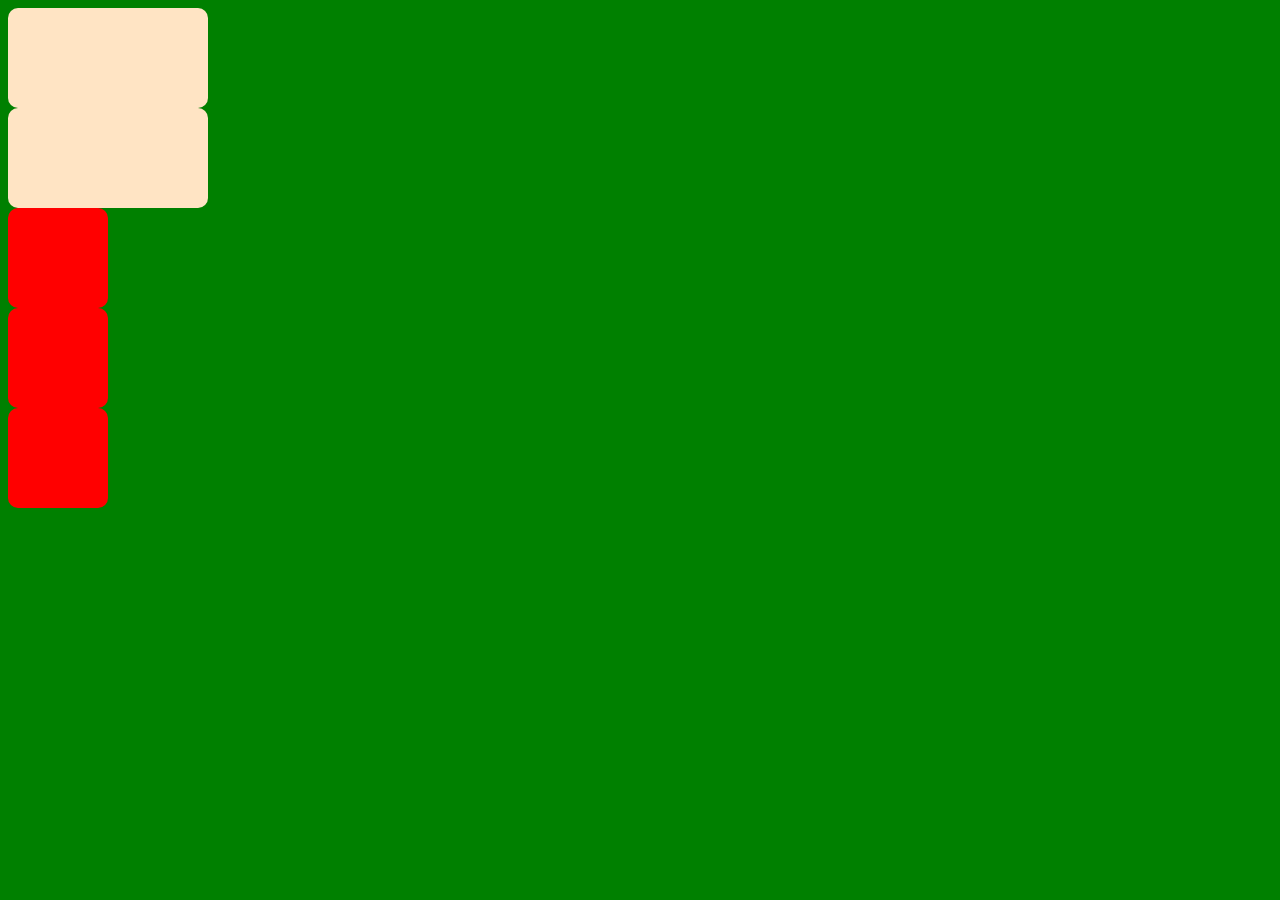
<file: 003/index.html>
<!DOCTYPE html>
<html lang="en">
  <head>
    <meta charset="UTF-8" />
    <meta name="viewport" content="width=device-width, initial-scale=1.0" />
    <title>Document</title>
  </head>
  <body style="background-color: green">
    <div id="myDiv" style="background-color: bisque"></div>
    <div id="myDiv" style="background-color: bisque"></div>
    <div style="background-color: red; width: 100px; height: 100px"></div>
    <div style="background-color: red; width: 100px; height: 100px"></div>
    <div style="background-color: red; width: 100px; height: 100px"></div>
  </body>
  <style>
    #myDiv {
      background-color: blue;
      width: 100px;
      height: 100px;
    }
    div {
      border-radius: 10px;
    }
  </style>
  <link rel="stylesheet" href="style.css" />
  <link rel="stylesheet" href="style2.css" />
</html>
</file>
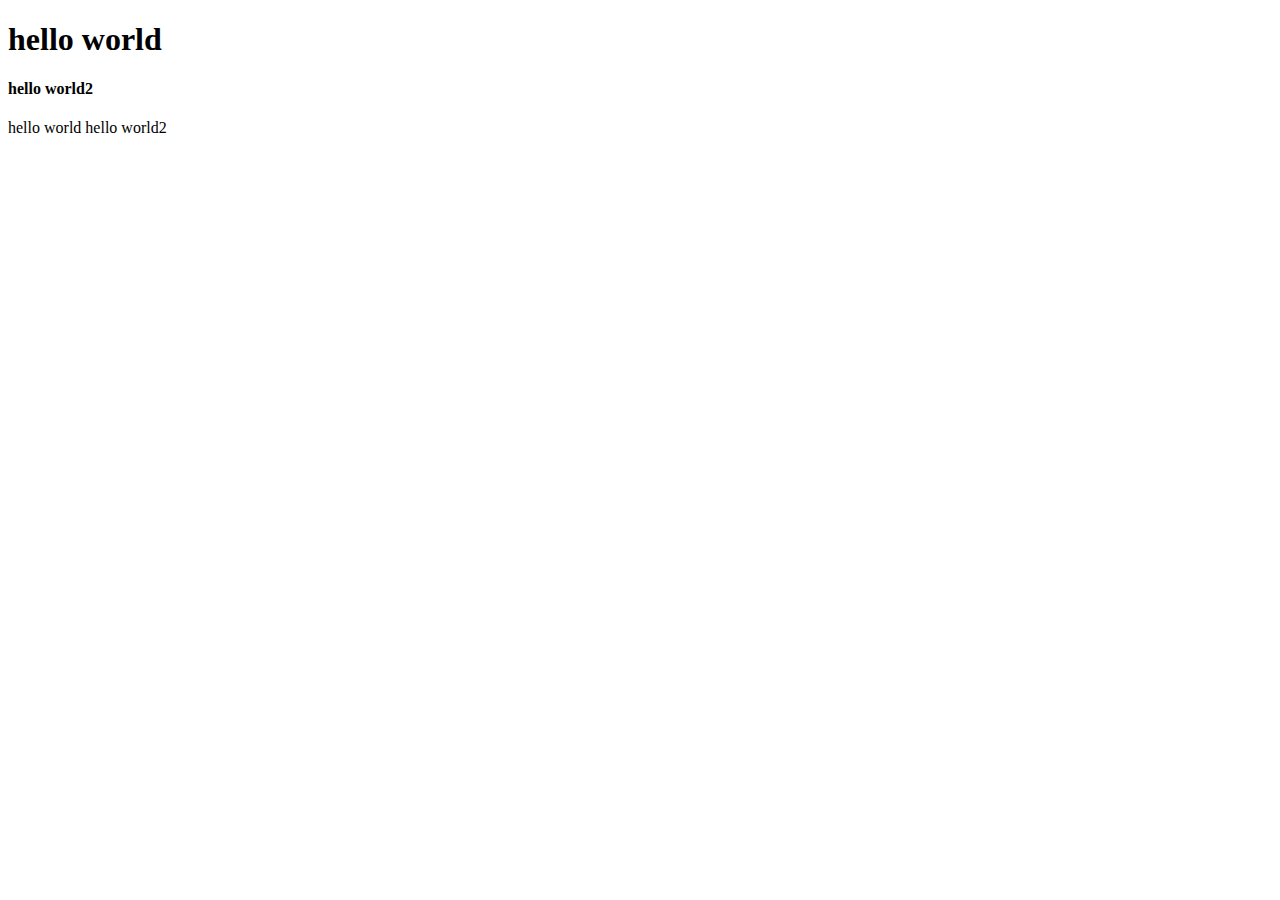
<file: 001/product1.html>
<!DOCTYPE html>
<html lang="en">
  <head>
    <meta charset="UTF-8" />
    <meta name="viewport" content="width=device-width, initial-scale=1.0" />
    <title>Document</title>
    <link rel="stylesheet" href="style.css" />
  </head>
  <body>
    <h1><span>hello</span> world</h1>
    <h4>hello world2</h4>
    <span>hello world</span>
    <span>hello world2</span>
  </body>
  <script src="script.js"></script>
</html>
</file>
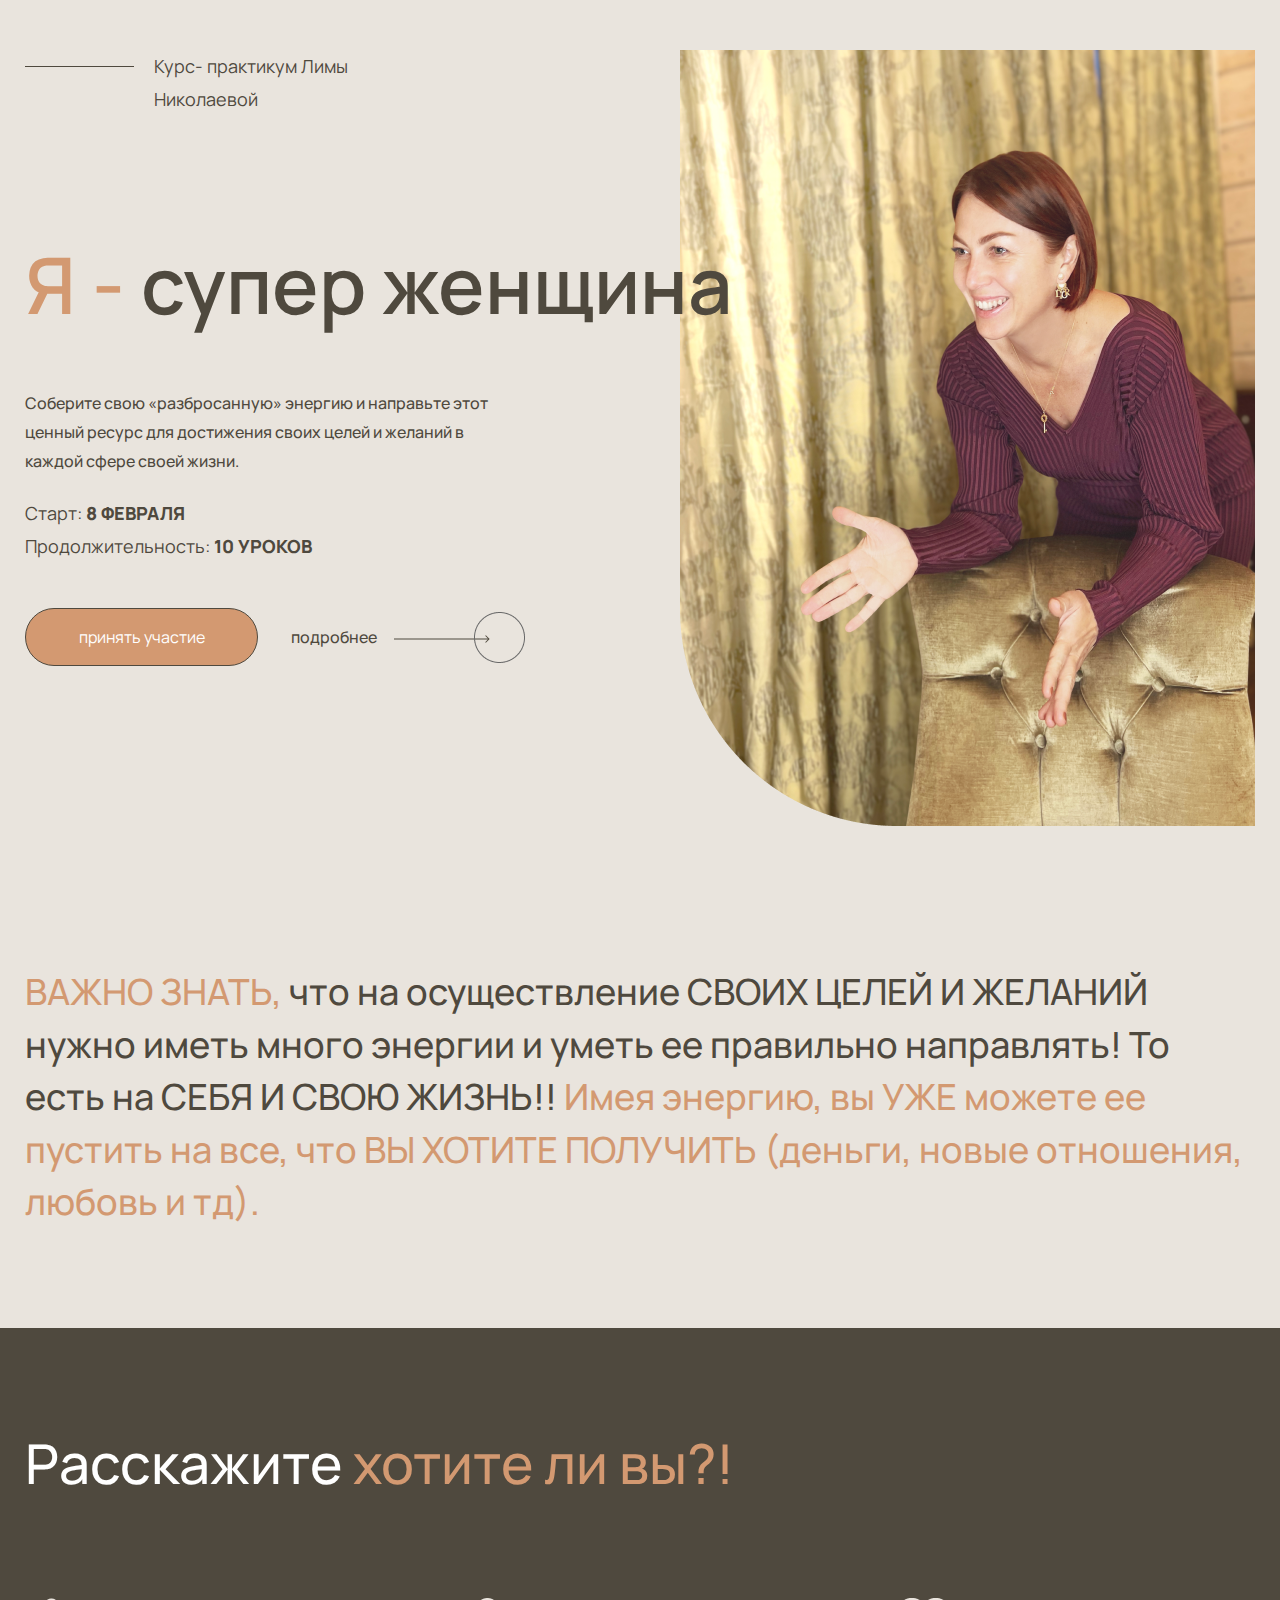
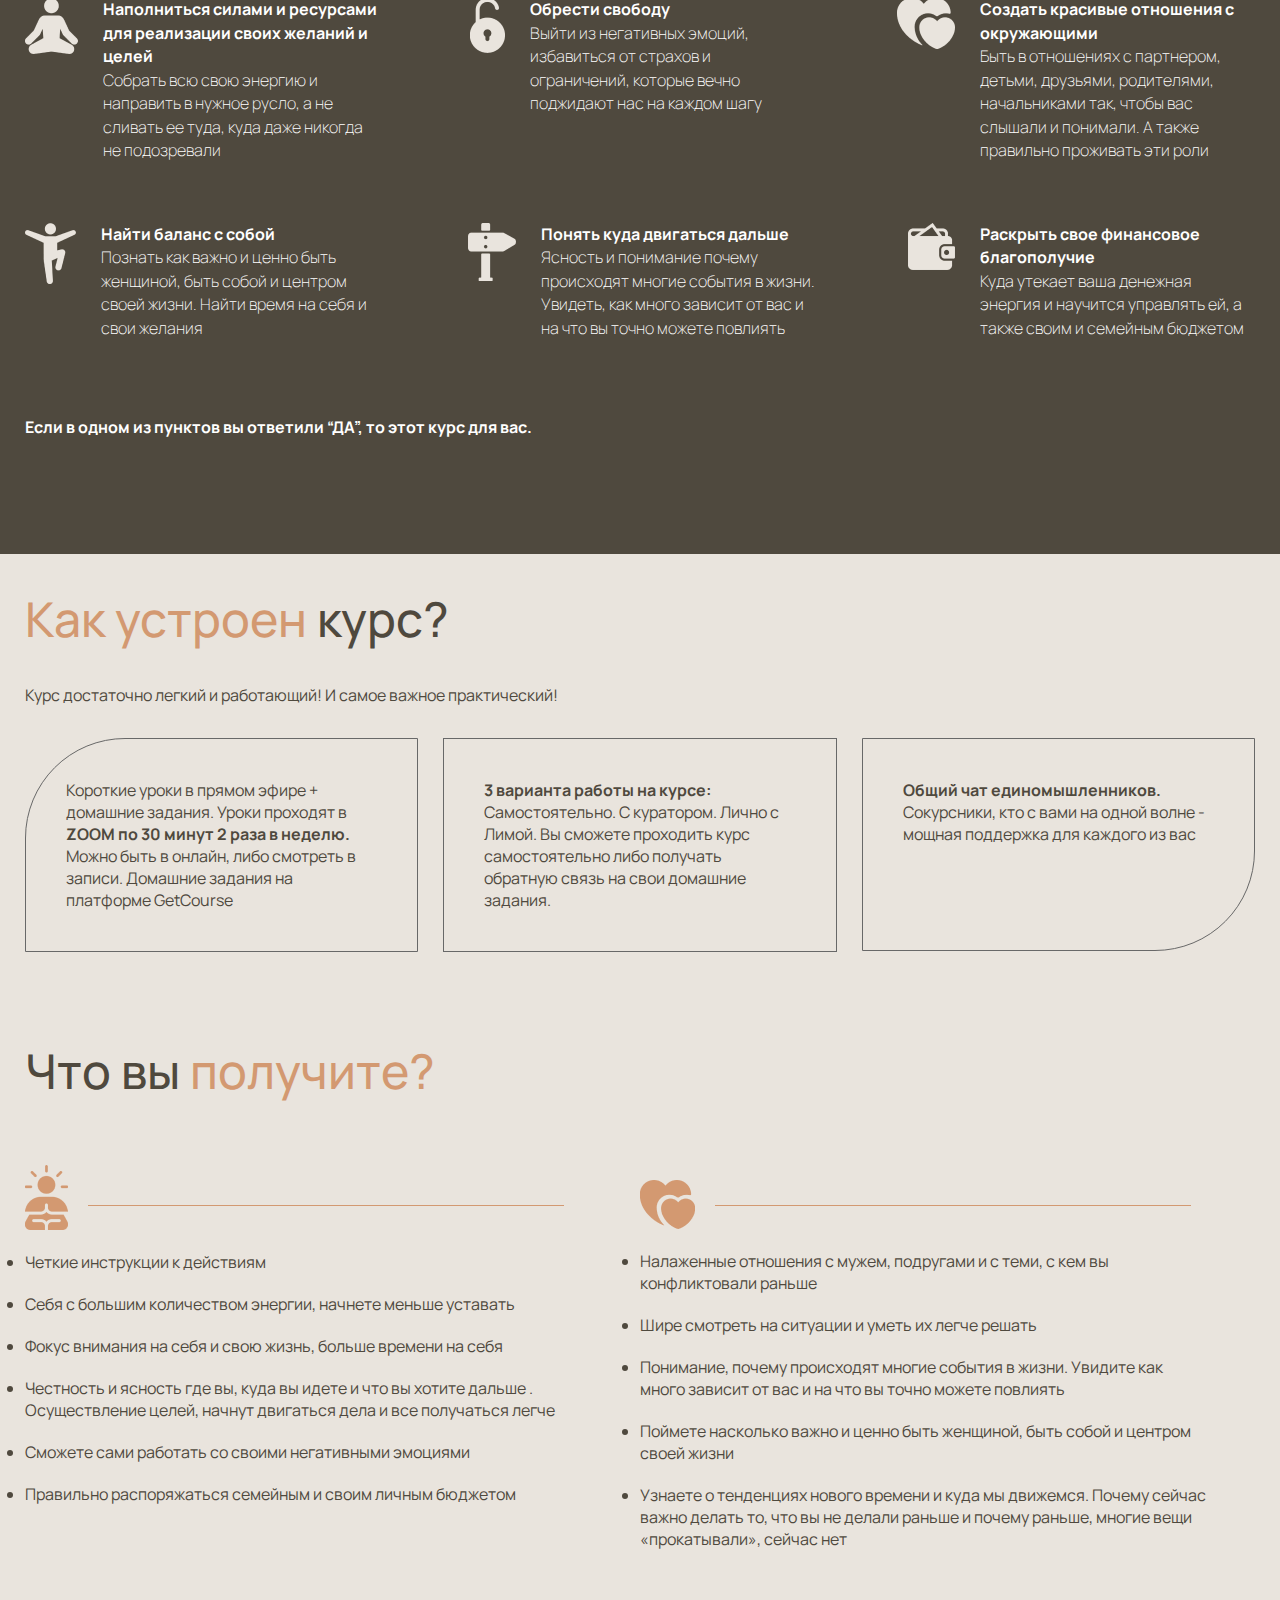
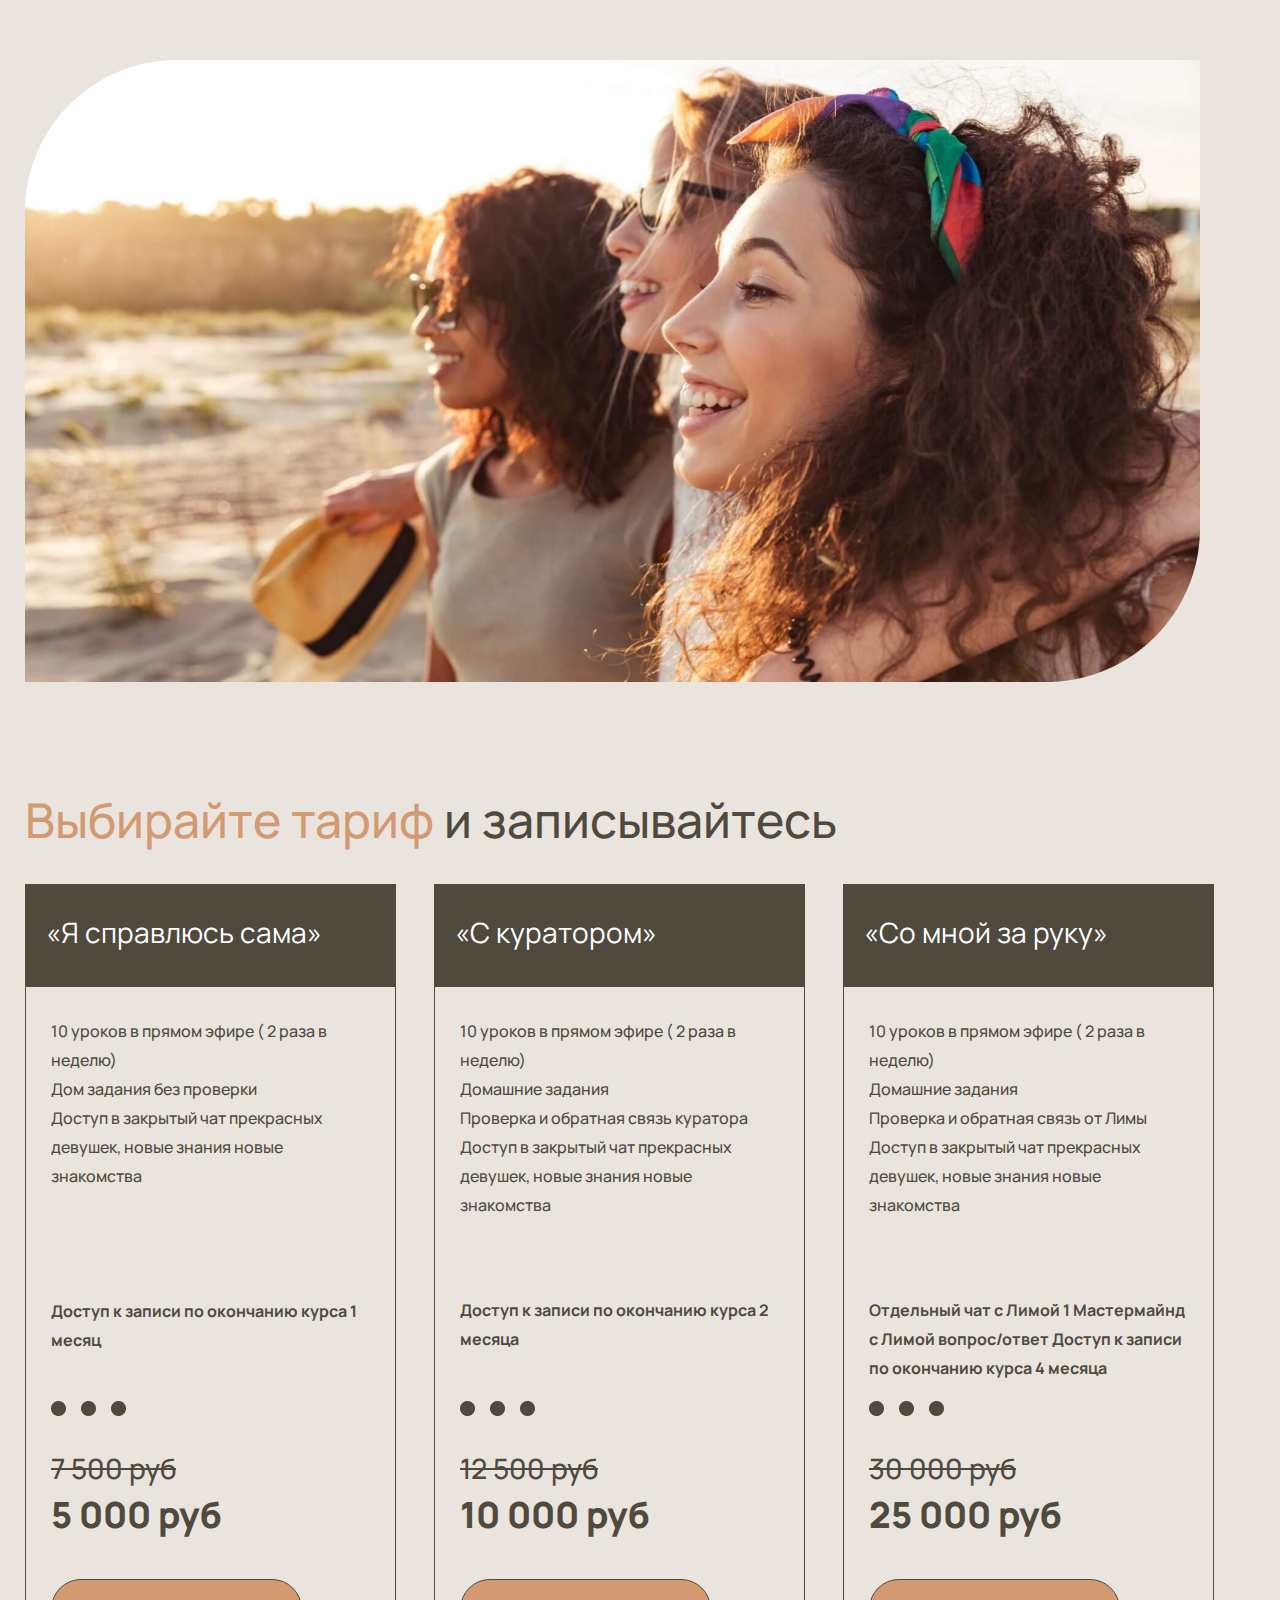
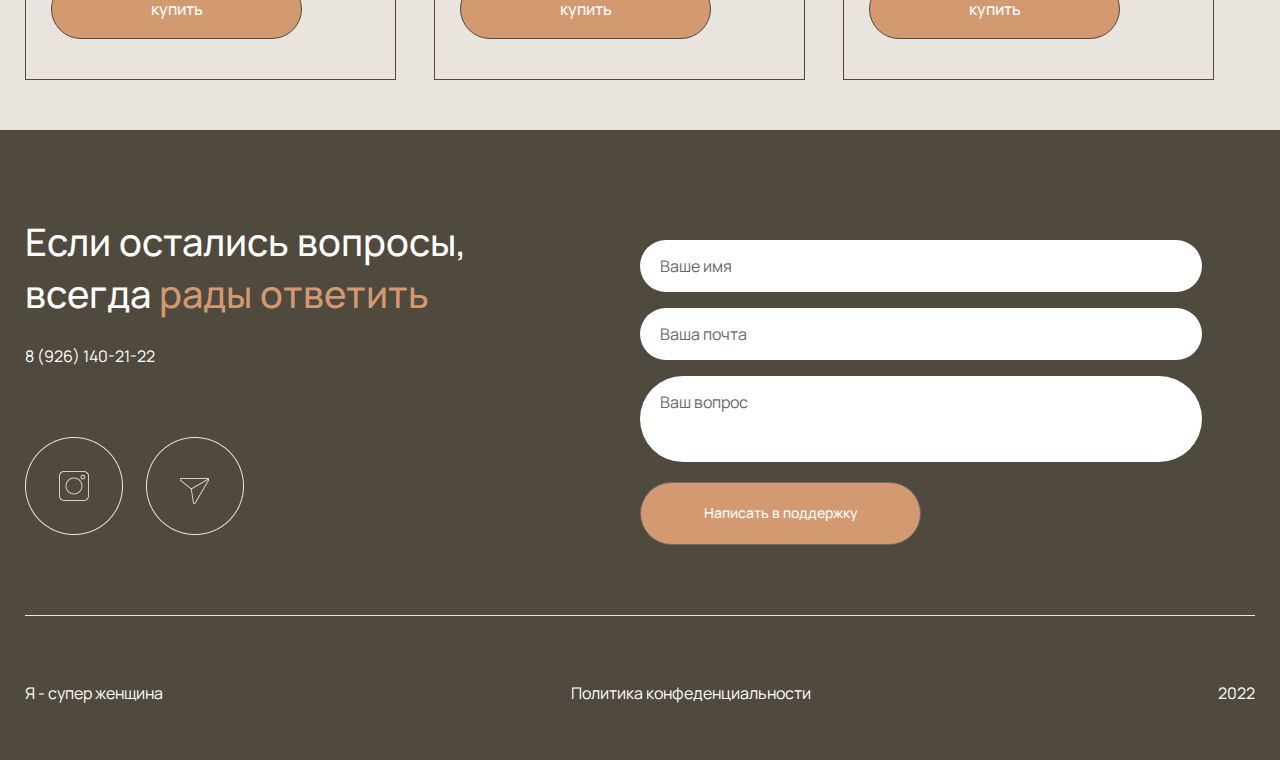
<file: Figma/woman.html>
<!DOCTYPE html>
<html>
    <head>
        <link rel="preconnect" href="https://fonts.googleapis.com">
        <link rel="preconnect" href="https://fonts.gstatic.com" crossorigin>
        <link href="https://fonts.googleapis.com/css2?family=Manrope:wght@200..800&display=swap" rel="stylesheet">
        <link rel="stylesheet" href="woman.css">
    </head>
    <body>
        <div class="wrapper">
            <div id="title">
            <div id="left">
                <div></div>
            </div>
            <div id="right">
                Курс- практикум Лимы Николаевой
        </div>
        </div>
        <h1>
            <span>Я -</span> супер женщина
        </h1>
        <p>
            Соберите свою «разбросанную» энергию и направьте этот ценный ресурс для достижения своих целей и желаний в каждой сфере своей жизни.
        </p>
        <div>
            Старт: <span>8 ФЕВРАЛЯ</span> 
            Продолжительность: <span>10 УРОКОВ</span>
        </div>
            <div id="first">
                <div>принять участие</div>
            </div>
            <div id="second">
                подробнее
            </div>
            <div id="third">
                <img src="/images/Arrow 1.png">
                <img id="ellipse" src="/images/Ellipse 1.png">
            </div>
            <div class="text">
               <p> ВАЖНО ЗНАТЬ, <span>что на осуществление СВОИХ ЦЕЛЕЙ И ЖЕЛАНИЙ нужно иметь много энергии и уметь ее правильно направлять!
То есть на СЕБЯ И СВОЮ ЖИЗНЬ!!</span> Имея энергию, вы УЖЕ можете ее пустить на все, что ВЫ ХОТИТЕ ПОЛУЧИТЬ (деньги, новые отношения, любовь и тд).</p>
</div>
        </div>
        <div class="container">
            <div class="wrapper2">
                <h1>
                    Расскажите<span> хотите ли вы?!</span>
                </h1>
                <div class="table">
                    <div class="element">
                        <div class="left">
                            <img src="/images/1.png">
                        </div>
                        <div class="right">
                            <span>Наполниться силами и ресурсами для реализации своих желаний и целей </span>
                            <br>Собрать всю свою энергию и направить в нужное русло, а не сливать ее туда, куда даже никогда не подозревали
                        </div>
                        </div>
                        <div class="element">
                        <div class="left">
                            <img src="/images/2.png">
                        </div>
                        <div class="right">
                            <span>Обрести свободу </span>
                            <br>Выйти из негативных эмоций, избавиться от страхов и ограничений, которые вечно поджидают нас на каждом шагу
                        </div>
                        </div>
                        <div class="element">
                        <div class="left">
                            <img src="/images/3.png">
                        </div>
                        <div class="right">
                            <span>Создать красивые отношения с окружающими </span>
                            <br>Быть в отношениях с партнером, детьми, друзьями, родителями, начальниками так, чтобы вас слышали и понимали. А также правильно проживать эти роли
                        </div>
                        </div>
                        <div class="element">
                        <div class="left">
                            <img src="/images/4.png">
                        </div>
                        <div class="right">
                            <span>Найти баланс с собой</span> 
                            <br>Познать как важно и ценно быть женщиной, быть собой и центром своей жизни. Найти время на себя и свои желания
                        </div>
                        </div>
                        <div class="element">
                            <div class="left">
                                <img src="/images/5.png">
                            </div>
                            <div class="right">
                                <span>Понять куда двигаться дальше </span>
                                <br>Ясность и понимание почему происходят многие события в жизни. Увидеть, как много зависит от вас и на что вы точно можете повлиять
                            </div>
                            </div>
                            <div class="element">
                                <div class="left">
                                    <img src="/images/6.png">
                                </div>
                                <div class="right">
                                    <span>Раскрыть свое финансовое благополучие</span> 
                                    <br>Куда утекает ваша денежная энергия и научится управлять ей, а также своим и семейным бюджетом
                                </div>
                                </div>
                                <p>
                                    Если в одном из пунктов вы ответили “ДА”, то этот курс для вас.
                                </p>
                            </div>
                        </div>
                    </div>
                    <div class="wrapper3">
                        <h1>
                           <span>Как устроен</span> курс?
                        </h1>
                        <p>
                            Курс достаточно легкий и работающий! И самое важное практический!
                        </p>
                        <div class="parent">
                            <div class="first">
                                <p>
                                    Короткие уроки в прямом эфире + домашние задания. Уроки проходят в <span>ZOOM по 30 минут 2 раза в неделю.</span> Можно быть в онлайн, либо смотреть в записи. Домашние задания на платформе GetCourse
                                </p>
                            </div>
                            <div class="second">
                                <p>
                                    <span>3 варианта работы на курсе:</span> Самостоятельно. С куратором. Лично с Лимой. Вы сможете проходить курс самостоятельно либо получать обратную связь на свои домашние задания.
                                </p>
                            </div>
                            <div class="third">
                                <p>
                                    <span>Общий чат единомышленников.</span> Сокурсники, кто с вами на одной волне - мощная поддержка для каждого из вас
                                </p>
                            </div>
                        </div>
                    </div>
                    <div class="wrapper4">
                        <h1>
                            Что вы <span>получите?</span>
                        </h1>
                        <div class="container">
                            <div class="left">
                                <div class="title">
                                    <div class="img">
                                        <img src="/images/01.png">
                                    </div>
                                    <div class="border">
                                        <div></div>
                                    </div>
                                </div>
                                <ul>
                                    <li>
                                        Четкие инструкции к действиям
                                    </li>
                                    <li>
                                        Себя с большим количеством энергии, начнете меньше уставать
                                    </li>
                                    <li>
                                        Фокус внимания на себя и свою жизнь, больше времени на себя
                                    </li>
                                    <li>
                                        Честность и ясность где вы, куда вы идете и что вы хотите дальше . Осуществление целей, начнут двигаться дела и все получаться легче
                                    </li>
                                    <li>
                                        Сможете сами работать со своими негативными эмоциями
                                    </li>
                                    <li>
                                        Правильно распоряжаться семейным и своим личным бюджетом
                                    </li>
                                </ul>
                            </div>
                            <div class="right">
                                <div class="title">
                                    <div class="img">
                                        <img src="/images/02.png">
                                    </div>
                                    <div class="border">
                                        <div></div>
                                    </div>
                                </div>
                                <ul>
                                    <li>
                                        Налаженные отношения с мужем, подругами и с теми, с кем вы конфликтовали раньше
                                    </li>
                                    <li>
                                        Шире смотреть на ситуации и уметь их легче решать
                                    </li>
                                    <li>
                                        Понимание, почему происходят многие события в жизни. Увидите как много зависит от вас и на что вы точно можете повлиять
                                    </li>
                                    <li>
                                        Поймете насколько важно и ценно быть женщиной, быть собой и центром своей жизни
                                    </li>
                                    <li>
                                        Узнаете о тенденциях нового времени и куда мы движемся. Почему сейчас важно делать то, что вы не делали раньше и почему раньше, многие вещи «прокатывали», сейчас нет
                                    </li>
                                </ul>
                            </div>
                        </div>
                        <img id="big" src="/images/AdobeStock_209202934-scaled-e1600047659391 1.png">
                        <h1>
                           <span>Выбирайте тариф</span> и записывайтесь
                        </h1>
                        <div class="wrapper5">
                    <div class="block">
                        <p>«Я справлюсь сама»</p>
                    </div>
                    <div class="main">
                        <div class="text">
                            10 уроков в прямом эфире ( 2 раза в неделю) 
                            <br>Дом задания без проверки 
                            <br>Доступ в закрытый чат прекрасных девушек, новые знания новые знакомства 
                            <br><p id="string">Доступ к записи по окончанию курса 1 месяц</p>
                        </div>
                        <div class="end">
                        <img src="/images/Group 4.png">
                        <div class="price">
                            <del>7 500 руб</del>
                            <br>5 000 руб
                        </div>
                        <div class="button">
                            купить
                        </div>
                        </div>
                    </div>
                        </div>
                        <div class="wrapper5">
                    <div class="block">
                        <p>«С куратором»</p>
                    </div>
                    <div class="main">
                        <div class="text">
                            10 уроков в прямом эфире ( 2 раза в неделю) 
                            <br>Домашние задания 
                            <br>Проверка и обратная связь куратора
                            <br> Доступ в закрытый чат прекрасных девушек, новые знания новые знакомства 
                            <br><p>Доступ к записи по окончанию курса 2 месяца</p>
                        </div>
                        <div class="end">
                            <img src="/images/Group 4.png">
                            <div class="price">
                                <del>12 500 руб</del>
                                <br>10 000 руб
                            </div>
                            <div class="button">
                                купить
                            </div>
                        </div>
                    </div>
                    </div>
                    <div class="wrapper5">
                        <div class="block">
                            <p>«Со мной за руку»</p>
                        </div>
                        <div class="main">
                            <div class="text">
                                10 уроков в прямом эфире ( 2 раза в неделю) 
                                <br>Домашние задания
                                <br> Проверка и обратная связь от Лимы 
                                <br>Доступ в закрытый чат прекрасных девушек, новые знания новые знакомства 
                                <br><p>Отдельный чат с Лимой 1 Мастермайнд с Лимой вопрос/ответ Доступ к записи по окончанию курса 4 месяца</p>
                            </div>
                            <div class="end">
                                <img src="/images/Group 4.png">
                                <div class="price">
                                    <del>30 000 руб</del>
                                    <br>25 000 руб
                                </div>
                                <div class="button">
                                    купить
                                </div>
                            </div>
                        </div>
                    </div>
                    </div>
                    <div class="container">
                        <div class="wrapper2">
                            <div class="footer">
                                <div class="left">
                            <h1>
                                Если остались вопросы, всегда<span> рады ответить</span>
                            </h1>
                            <div>
                               <p>8 (926) 140-21-22</p>
                            </div>
                            <img src="/images/Group 12.png">
                            </div>
                            <div class="right">
                                <div class="name">
                                    <p>Ваше имя</p>
                                </div>
                                <div class="name" id="post">
                                    <p>Ваша почта</p>
                                </div>
                                <div class="ques">
                                    <p>Ваш вопрос</p>
                                </div>
                                <div class="button">
                                    <p>Написать в поддержку</p>
                                </div>
                            </div>
                        </div>
                        <div class="line">

                        </div>
                        <div class="flex">
                            <div>
                                <p>Я - супер женщина</p>
                            </div>
                            <div>
                               <p>Политика конфеденциальности</p>
                            </div>
                            <div>
                                <p>2022</p>
                            </div>
                        </div>
                        </div>
                    </div>
    </body>
</html>
</file>
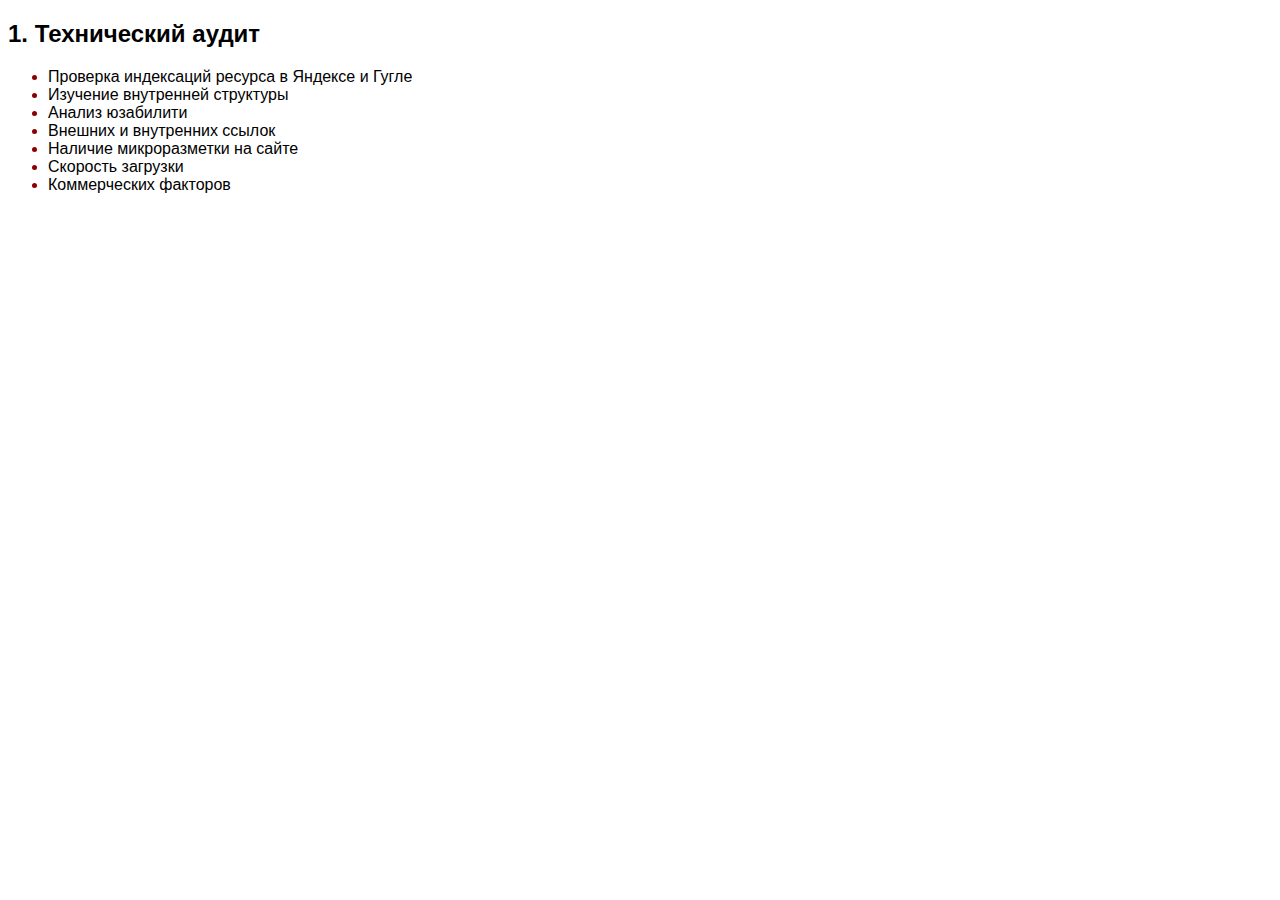
<file: Practice/red point.html>
<!DOCTYPE html>
<html>
    <head>
        <title>
            Технический аудит
        </title>
        <link rel="stylesheet" href="red point.css">
    </head>
    <body>
        <h2><b>1. Технический аудит</b></h2>
        <ul>
            <li><span>Проверка индексаций ресурса в Яндексе и Гугле</span></li>
            <li><span>Изучение внутренней структуры</span></li>
            <li><span>Анализ юзабилити</span></li>
            <li><span>Внешних и внутренних ссылок</span></li>
            <li><span>Наличие микроразметки на сайте</span></li>
            <li><span>Скорость загрузки</span></li>
            <li><span>Коммерческих факторов</span></li>
        </ul>
    </body>
</html>
</file>
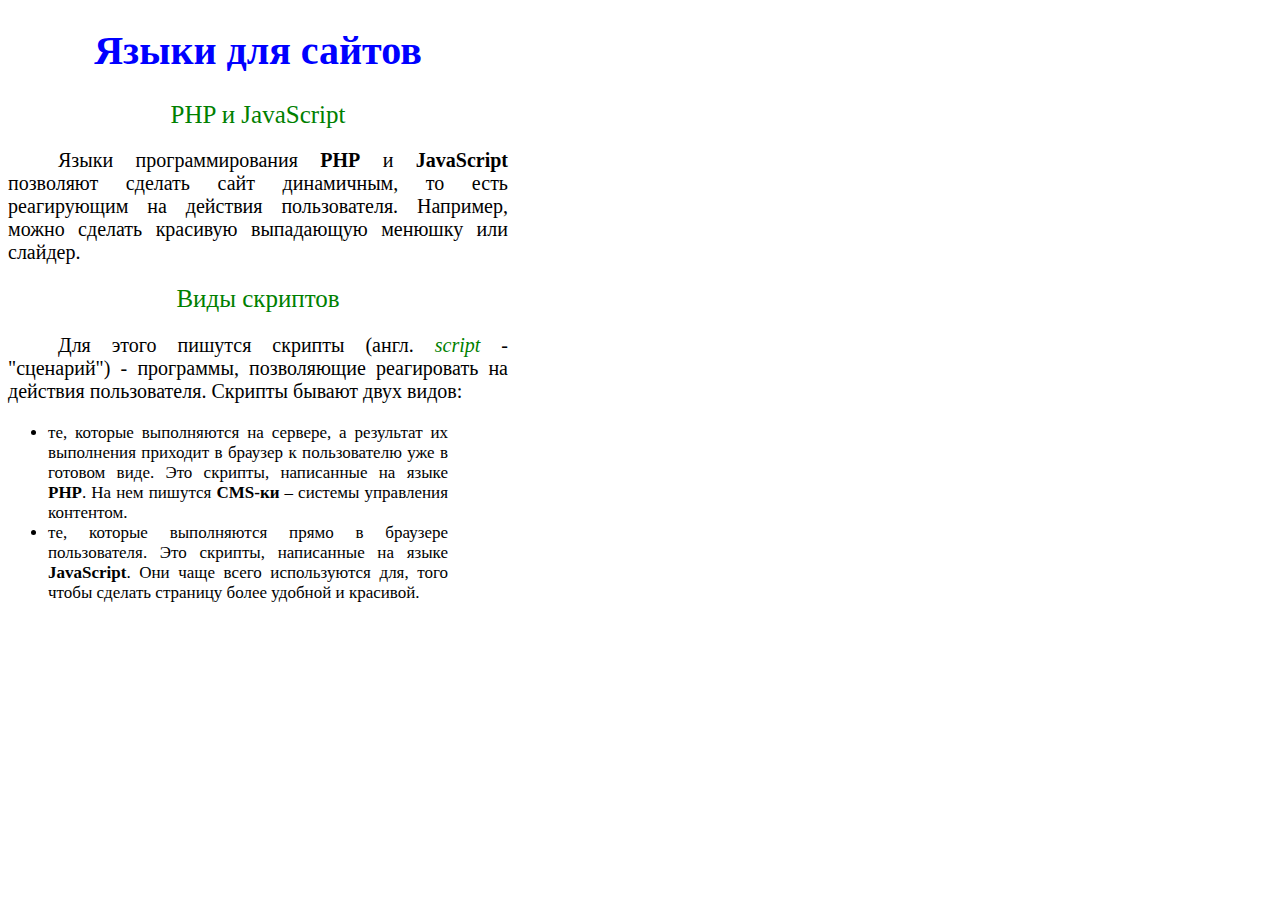
<file: html/css exercise/1.html>
<!DOCTYPE html>
<html>
    <head>
        <link rel="stylesheet" href="1.css">
    </head>
    <body>
<h1>Языки для сайтов</h1>

<h2>PHP и JavaScript</h2>
<p>
	Языки программирования <b>PHP</b> и <b>JavaScript</b> позволяют
	сделать сайт динамичным, то есть реагирующим на действия пользователя.
	Например, можно сделать красивую выпадающую менюшку или слайдер.
</p>

<h2>Виды скриптов</h2>
<p>
	Для этого пишутся скрипты (англ. <i style="color: green;">script</i> - "сценарий") -
	программы, позволяющие реагировать на действия пользователя.
	Скрипты бывают двух видов:
</p>
<ul>
	<li>
		те, которые выполняются на сервере,
		а результат их выполнения приходит в браузер к
		пользователю уже в готовом виде. Это скрипты,
		написанные на языке <b>PHP</b>. На нем пишутся
		<b>CMS-ки</b> – системы управления контентом.
	</li>
	<li>
		те, которые выполняются прямо в браузере пользователя.
		Это скрипты, написанные на языке <b>JavaScript</b>.
		Они чаще всего используются для, того чтобы сделать страницу
		более удобной и красивой.
	</li>
</ul>
</body>
</html>
</file>
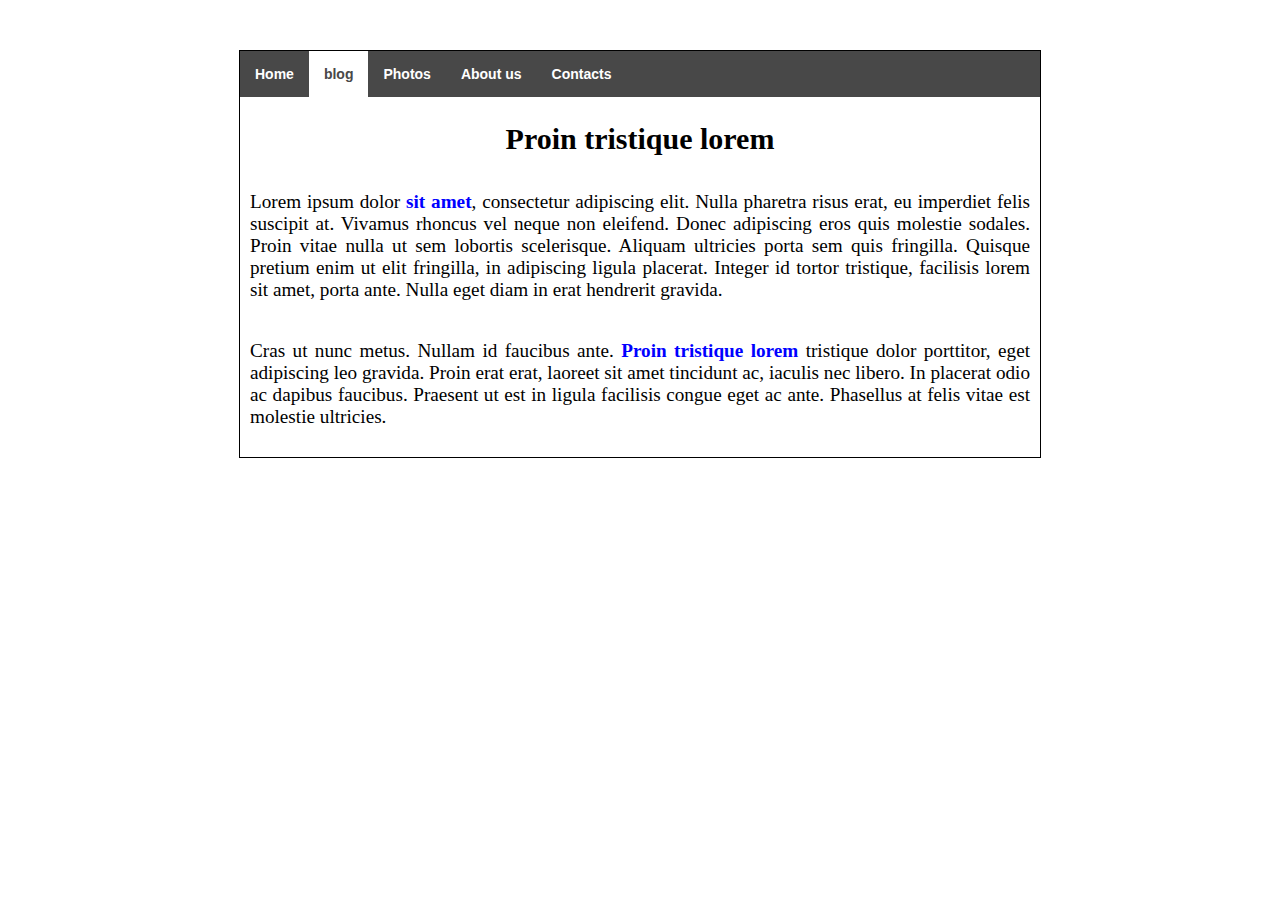
<file: html/css exercise/wrapper.html>
<!DOCTYPE html>
<html>
    <head>
        <link rel="stylesheet" href="wrapper.css">
    </head>
    <body>
        <div id="wrapper">
            <div id="menu">
                <a href="#">Home</a>
                <a href="#" class="active">blog</a>
                <a href="#">Photos</a>
                <a href="#">About us</a>
                <a href="#">Contacts</a>
            </div>
            <div id="content">
                <h2>Proin tristique lorem</h2>
                <p>Lorem ipsum dolor <span>sit amet</span>, consectetur adipiscing elit. Nulla pharetra risus erat, eu imperdiet felis suscipit at. Vivamus rhoncus vel neque non eleifend. Donec adipiscing eros quis molestie sodales. Proin vitae nulla ut sem lobortis scelerisque. Aliquam ultricies porta sem quis fringilla. Quisque pretium enim ut elit fringilla, in adipiscing ligula placerat. Integer id tortor tristique, facilisis lorem sit amet, porta ante. Nulla eget diam in erat hendrerit gravida.</p>
                <p>Cras ut nunc metus. Nullam id faucibus ante. <span>Proin tristique lorem</span> tristique dolor porttitor, eget adipiscing leo gravida. Proin erat erat, laoreet sit amet tincidunt ac, iaculis nec libero. In placerat odio ac dapibus faucibus. Praesent ut est in ligula facilisis congue eget ac ante. Phasellus at felis vitae est molestie ultricies.</p>
            </div>
        </div>
    </body>
</html>
</file>
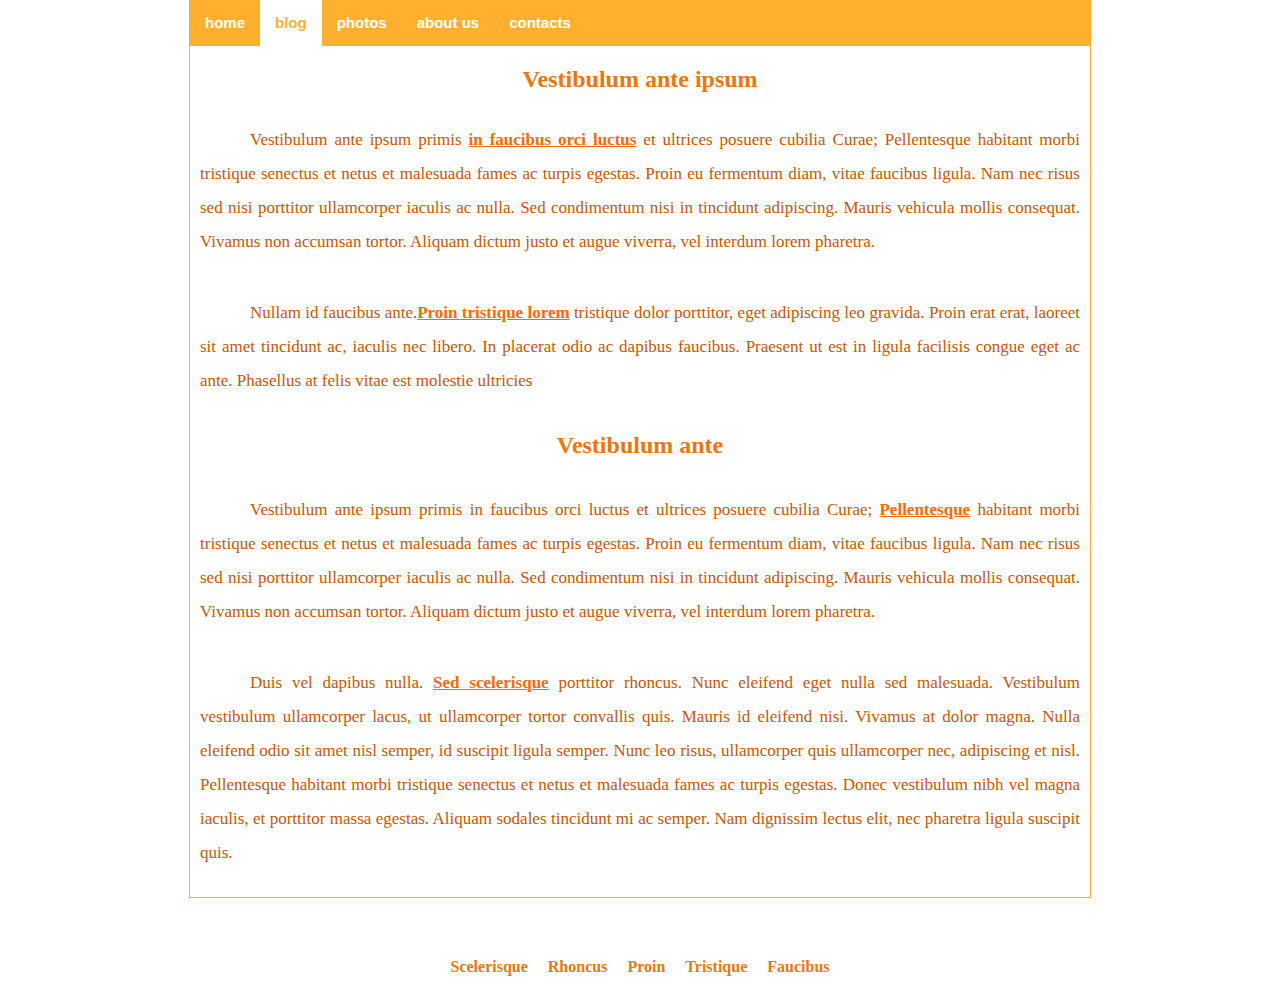
<file: html/css exercise/wrapper2.html>
<!DOCTYPE html>
<html>
    <head>
        <link rel="stylesheet" href="wrapper2.css">
    </head>
    <body>
        <div id="wrapper">
            <div id="menu">
                <a href="#">home</a>
                <a href="#" class="active">blog</a>
                <a href="#">photos</a>
                <a href="#">about us</a>
                <a href="#">contacts</a>
            </div>
            <div id="content">
                <h2>Vestibulum ante ipsum</h2>
                <p>Vestibulum ante ipsum primis <span>in faucibus orci luctus</span> et ultrices posuere cubilia Curae; Pellentesque habitant morbi tristique senectus et netus et malesuada fames ac turpis egestas. Proin eu fermentum diam, vitae faucibus ligula. Nam nec risus sed nisi porttitor ullamcorper iaculis ac nulla. Sed condimentum nisi in tincidunt adipiscing. Mauris vehicula mollis consequat. Vivamus non accumsan tortor. Aliquam dictum justo et augue viverra, vel interdum lorem pharetra.</p>
                <p>Nullam id faucibus ante.<span>Proin tristique lorem</span> tristique dolor porttitor, eget adipiscing leo gravida. Proin erat erat, laoreet sit amet tincidunt ac, iaculis nec libero. In placerat odio ac dapibus faucibus. Praesent ut est in ligula facilisis congue eget ac ante. Phasellus at felis vitae est molestie ultricies</p>
                <h3>Vestibulum ante</h3>
                <p>Vestibulum ante ipsum primis in faucibus orci luctus et ultrices posuere cubilia Curae; <span>Pellentesque</span> habitant morbi tristique senectus et netus et malesuada fames ac turpis egestas. Proin eu fermentum diam, vitae faucibus ligula. Nam nec risus sed nisi porttitor ullamcorper iaculis ac nulla. Sed condimentum nisi in tincidunt adipiscing. Mauris vehicula mollis consequat. Vivamus non accumsan tortor. Aliquam dictum justo et augue viverra, vel interdum lorem pharetra.</p>
                <p>Duis vel dapibus nulla. <span>Sed scelerisque</span> porttitor rhoncus. Nunc eleifend eget nulla sed malesuada. Vestibulum vestibulum ullamcorper lacus, ut ullamcorper tortor convallis quis. Mauris id eleifend nisi. Vivamus at dolor magna. Nulla eleifend odio sit amet nisl semper, id suscipit ligula semper. Nunc leo risus, ullamcorper quis ullamcorper nec, adipiscing et nisl. Pellentesque habitant morbi tristique senectus et netus et malesuada fames ac turpis egestas. Donec vestibulum nibh vel magna iaculis, et porttitor massa egestas. Aliquam sodales tincidunt mi ac semper. Nam dignissim lectus elit, nec pharetra ligula suscipit quis.</p>
            </div>
        </div>   
        <div id="end">
            <a href="#">Scelerisque</a>
            <a href="#">Rhoncus</a>
            <a href="#">Proin</a>
            <a href="#">Tristique</a>
            <a href="#">Faucibus</a>
        </div>  
    </body>
</html>
</file>
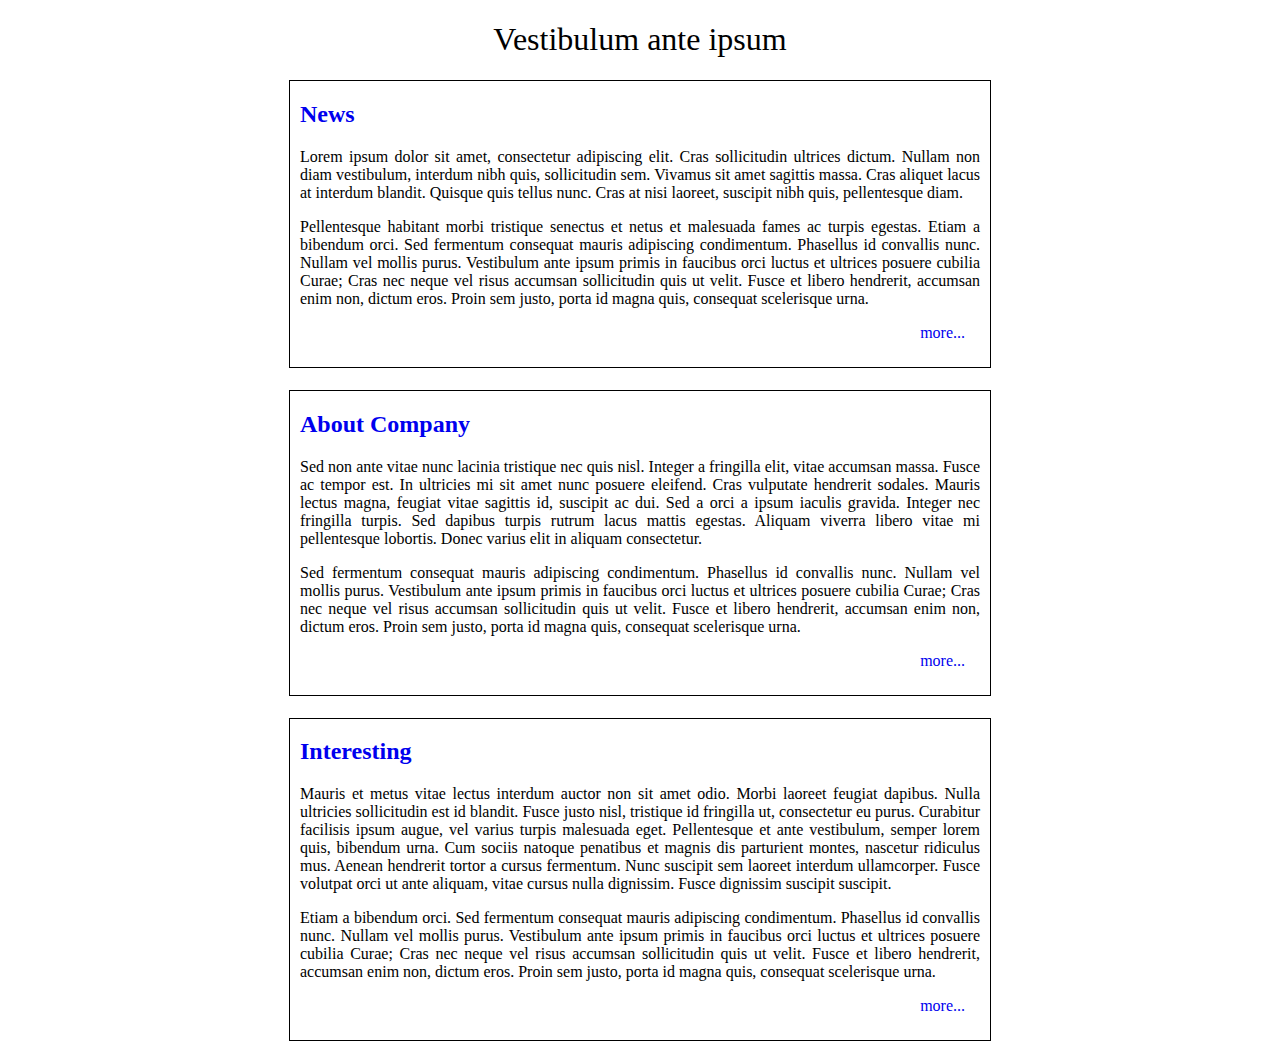
<file: html/css exercise/wrapper3.html>
<!DOCTYPE html>
<html>
    <head>
        <link rel="stylesheet" href="wrapper3.css">
    </head>
    <body>
        <h1>Vestibulum ante ipsum</h1>
            <div id="con1">
                <h2><a href="#">News</a></h2>
                <p>Lorem ipsum dolor sit amet, consectetur adipiscing elit. Cras sollicitudin ultrices dictum. Nullam non diam vestibulum, interdum nibh quis, sollicitudin sem. Vivamus sit amet sagittis massa. Cras aliquet lacus at interdum blandit. Quisque quis tellus nunc. Cras at nisi laoreet, suscipit nibh quis, pellentesque diam.</p>
                <p>Pellentesque habitant morbi tristique senectus et netus et malesuada fames ac turpis egestas. Etiam a bibendum orci. Sed fermentum consequat mauris adipiscing condimentum. Phasellus id convallis nunc. Nullam vel mollis purus. Vestibulum ante ipsum primis in faucibus orci luctus et ultrices posuere cubilia Curae; Cras nec neque vel risus accumsan sollicitudin quis ut velit. Fusce et libero hendrerit, accumsan enim non, dictum eros. Proin sem justo, porta id magna quis, consequat scelerisque urna.</p>
                <a href="#" class="more">more...</a>
            </div>
            <div id="con2">
                <h2><a href="#">About Company</a></h2>
                <p>Sed non ante vitae nunc lacinia tristique nec quis nisl. Integer a fringilla elit, vitae accumsan massa. Fusce ac tempor est. In ultricies mi sit amet nunc posuere eleifend. Cras vulputate hendrerit sodales. Mauris lectus magna, feugiat vitae sagittis id, suscipit ac dui. Sed a orci a ipsum iaculis gravida. Integer nec fringilla turpis. Sed dapibus turpis rutrum lacus mattis egestas. Aliquam viverra libero vitae mi pellentesque lobortis. Donec varius elit in aliquam consectetur.</p>
                <p>Sed fermentum consequat mauris adipiscing condimentum. Phasellus id convallis nunc. Nullam vel mollis purus. Vestibulum ante ipsum primis in faucibus orci luctus et ultrices posuere cubilia Curae; Cras nec neque vel risus accumsan sollicitudin quis ut velit. Fusce et libero hendrerit, accumsan enim non, dictum eros. Proin sem justo, porta id magna quis, consequat scelerisque urna.</p>
                <a href="#" class="more">more...</a>
            </div>
            <div id="con3">
                <h2><a href="#">Interesting</a></h2>
                <p>Mauris et metus vitae lectus interdum auctor non sit amet odio. Morbi laoreet feugiat dapibus. Nulla ultricies sollicitudin est id blandit. Fusce justo nisl, tristique id fringilla ut, consectetur eu purus. Curabitur facilisis ipsum augue, vel varius turpis malesuada eget. Pellentesque et ante vestibulum, semper lorem quis, bibendum urna. Cum sociis natoque penatibus et magnis dis parturient montes, nascetur ridiculus mus. Aenean hendrerit tortor a cursus fermentum. Nunc suscipit sem laoreet interdum ullamcorper. Fusce volutpat orci ut ante aliquam, vitae cursus nulla dignissim. Fusce dignissim suscipit suscipit.</p>
                <p>Etiam a bibendum orci. Sed fermentum consequat mauris adipiscing condimentum. Phasellus id convallis nunc. Nullam vel mollis purus. Vestibulum ante ipsum primis in faucibus orci luctus et ultrices posuere cubilia Curae; Cras nec neque vel risus accumsan sollicitudin quis ut velit. Fusce et libero hendrerit, accumsan enim non, dictum eros. Proin sem justo, porta id magna quis, consequat scelerisque urna.</p>
                <a href="#" class="more">more...</a>
            </div>
    </body>
</html>
</file>
<file: 003/style.css>
#myDiv {
  background-color: aqua;
  width: 200px;
  height: 100px;
}
</file>
<file: 003/style2.css>
#myDiv {
  background-color: aqua;
  width: 200px;
  height: 100px;
}
</file>
<file: 001/style.css>
img.ImageSizeForSite {
  width: 150px;
  height: 100px;
}
</file>
<file: Figma/woman.css>
body{
    margin: 0;
    padding: 0;
    font-family: "Manrope", sans-serif;
    background-color: #E9E4DD;
    color: #4F493E;
}
.wrapper{
    width: 1230px;
    margin: 0 auto;
    margin-top: 50px;
    background-repeat: no-repeat;
    background-image: url("/images/woman.png");
    background-position: right top;
}
#left{
    width: 109px;
    margin-right: 20px;
    margin-top: 5px;
}
#title{
    display: flex;
}
#right{
    flex-shrink: 0;
}
#left div{
    width: 109px;
    border-top: 1px solid #4F493E;
    margin-top: 11px
}
.wrapper h1 span{
    color: #D39971;
}
.wrapper h1{
    font-size: 78px;
    font-weight: 600;   
    margin-top: 115px; 
}
.wrapper p{
    font-size: 16px;
    font-weight: 500;
    line-height: 29.12px;
    width: 477px;
    height: 92px;
}
.wrapper div{
    width: 300px;
    font-size: 18px;
    line-height: 32.76px;
}
.wrapper div span{
    font-weight: 800;
    font-size: 18px;
}
#first, #second, #third{
    display: inline-block;
    margin-top: 30px;
}
#first{
    width: 231px;
    height: 56px;
    border-radius: 70px;
    background-color: #D39971;
    color: white;
    border: 1px solid #4F493E;
}
#first div{
    margin-top: 12px;
    width: 231px;
    text-align: center;
    font-size: 16px;
}
#second{
    width: 100px;
    margin-left: 30px;
    font-size: 16px;
    font-weight: 500;
}
#ellipse{
    position: relative;
    top: 20px;
    left: -20px
}
.text{
    margin-top: 300px;
     width: 1230px; 
     height: 312px;
}
.wrapper .text p{
    font-size: 36px;
    line-height: 52.5px;
    font-weight: 500;
    width: 1230px;
    color: #D39971;

}
.wrapper .text p span{
    color: #4F493E;
    font-size: 36px;
    font-weight: 500;
}
.container{
    background-color: #4F493E;
    margin-top: 50px;
    color: white;
    padding-top: 60px;
    padding-bottom: 40px;
}
.wrapper2{
    margin: 0 auto;
    width: 1230px;
}
.table{
    display: flex;
    justify-content: space-between;
    width: 1230px;
    flex-wrap: wrap;
}
.element{
    display: flex;
    margin-top: 60px;
}
.table .element .right{
    width: 275px; 
    margin-left: 25px;
    font-size: 16px;
    line-height: 23.52px;
    font-weight: 100;
}
.table .element .right span{
    font-size: 16px;
    line-height: 23.52px;
    font-weight: 700;
}
.table p{
    padding-top: 60px;
    padding-bottom: 60px;
    font-size: 16px;
    font-weight: 700;
}
.wrapper2 h1{
    font-size: 55px;
    font-weight: 500;
}
.wrapper2 h1 span{
    color: #D39971;
}
.wrapper3{
    width: 1230px;
    margin: 0 auto;
}
.wrapper3 h1{
    font-size: 48px;
    font-weight: 500;
}
.wrapper3 h1 span{
    color: #D39971;
}
.wrapper3 p{
    font-size: 16px;
    font-weight: 400;
}
.wrapper3 .parent{
    display: grid;
    grid-template-columns: 1fr 1fr 1fr;
    column-gap: 25px;
}
.wrapper3 .parent p{
    border: 1px solid #686868;
    font-size: 16px;
    font-weight: 400;
    padding: 40px;
}
.wrapper3 .parent .first p{
    border-top-left-radius: 100px;
}
.wrapper3 .parent .third p{
    padding-bottom: 105px;
    border-bottom-right-radius: 100px;
}
.wrapper3 .parent p span{
    font-weight: 700;
}
.wrapper4{
    width: 1230px;
    margin: 0 auto;
}
.wrapper4 h1{
    font-size: 48px;
    font-weight: 500;
    margin-top: 70px;
}
.wrapper4 h1 span{
    color: #D39971;
}
.wrapper4 .container{
    background-color: #E9E4DD;
    display: grid;
    grid-template-columns: 50% 50%;
    margin-top: -30px;
}
.wrapper4 .container .title{
    display: flex;
}
.wrapper4 .container .title .border{
    width: 476px;
    margin-left: 20px;
}
.border div{
    width: 476px;
    border-top: 1px solid #D39971;
    margin-top: 40px;
}
ul{
    padding: 0;
    color: #4F493E;
}
li{
  padding-bottom: 20px;  
}
.right .img{
    padding-top: 15px;
}
.right ul{
    width: 567px;
    margin-bottom: 50px;
}
#big{
    margin-bottom: 30px;
}
.block{
    width: 369px;
    height: 100px;
    background-color: #4F493E;
    border: 1px solid #4F493E;
}
.block p{
    color: white;
    font-size: 28px;
    font-weight: 400;
    margin-left: 20px;
}
.main{
    border: 1px solid #4F493E;
    width: 369px;
    display: inline-block;
}
.main .text{
    margin: 0 auto;
    width: 319px;
    padding-top: 30px;
    font-size: 16px;
    font-weight: 500;
    line-height: 29px;
}
.main .text p{
    padding-top: 60px;
    font-weight: 700;
}
.end{
    width: 319px;
    margin: 0 auto;
    margin-top: 70px;
}
del{
    font-size: 28px;
    font-weight: 500;
}
.price{
    font-size: 36px;
    font-weight: 800;
    margin-top: 20px;
}
.end .button{
    padding: 18px 9px;
    background-color: #D39971;
    width: 231px;
    text-align: center;
    border-radius: 70px;
    font-size: 14;
    font-weight: 500;
    color: white;
    border: 1px solid #4F493E;
    margin-top: 40px;
    margin-bottom: 40px;
}
.wrapper5{
    display: inline-block;
    margin-right: 35px;
}
#string{
    padding-top: 90px;
}
.footer h1{
    font-size: 38px;
    font-weight: 500;
    width: 463px;
}
.footer div p{
    font-size: 16px;
    font-weight: 400;
    margin-bottom: 70px;
}
.footer{
    display: grid;
    grid-template-columns: 1fr 1fr;
}
.name{
    background-color: white;
    width: 562px;
    height: 52px;
    border-radius: 26px;
    color: #686868;
    margin-top: 50px
}
.name p{
    width: 100px;
    height: 30px;
    padding-top: 15px;
    padding-left: 20px;
    font-weight: 300;
    font-size: 14px;
}
.ques{
    background-color: white;
    width: 562px;
    height: 86px;
    border-radius: 43px;
    color: #686868;
}
.ques p{
    width: 100px;
    height: 30px;
    padding-top: 15px;
    padding-left: 20px;
    font-weight: 300;
    font-size: 14px;
}
#post{
    margin-top: 0;
}
.footer .right .button{
    width: 279px;
    height: 61px;
    background-color: #D39971;
    border-radius: 70px;
    border:1px solid #686868;
    text-align: center;
    margin-top: 20px;
}
.footer .right .button p{
    font-size: 14px;
    font-weight: 500;
    margin-top: 20px;
}
.line{
    width: 1230px;
    margin: 0 auto;
    border-top:1px solid #E9E4DD;
    margin-top: 70px;
    margin-bottom: 50px;
}
.flex{
    display: flex;
    justify-content: space-between;
}
</file>
<file: Practice/red point.css>
span {
    color:black;
    font-family: 'Segoe UI', Tahoma, Geneva, Verdana, sans-serif;
}

ul {
    color:rgb(139, 0, 0);
    text-align:justify;
}

h2 {
    font-family:'Segoe UI', Tahoma, Geneva, Verdana, sans-serif;
}
</file>
<file: html/css exercise/1.css>
h1{
    color: blue;
    font-size: 40px;
    width: 500px;
    text-align: center;
}

h2{
    color: green;
    font-size: 25px;
    width: 500px;
    text-align: center;
    font-weight: normal;
}

p{
    width: 500px;
    text-indent: 50px;
    font-size: 20px;
    text-align:justify;
}
ul{
    width: 400px;
    text-align: justify;
    font-size: 17px;
}
</file>
<file: html/css exercise/wrapper.css>
#wrapper{
    width: 800px;
    margin: 50px auto;
    border: 1px solid black;
}
#menu{
    display: flex;
    margin-bottom: 20px;
    background-color: #484848;
}
#menu a{
    margin: o 5px;
    color: white;
    text-decoration: none;
    padding: 15px;
    font: bold 14px arial;
}
#menu a:hover, #menu a.active{
    background-color: white;
    color: #484848;
}
#content h2{
    text-align: center;
    font-size: 30px;
}
span{
    color: blue;
    font-weight: bold;
}
#content p{
    text-align: justify;
    padding: 10px;
    font-size: larger;
}
</file>
<file: html/css exercise/wrapper2.css>
#wrapper{
    width: 900px;
    margin: 0 auto;
    margin-bottom: 50px;
    border: 1px solid #FFB02E;
    margin-top: -10px;
}
#menu{
    display: flex;
    background-color: #FFB02E;
}
#menu a {
    text-decoration: none;
    color: white;
    padding: 15px;
    font-weight: bold;
    font-size: 15px;
    font-family: Arial, Helvetica, sans-serif;
}
#content h2,h3{
    text-align: center;
    color: #ED760E;
    font-size: 150%;
}
#content p{
    text-align: justify;
    color: #CC5500;
    padding: 10px;
    font-size: 17px;
    text-indent: 50px;
    line-height: 2;
}
#content p span{
    color: #FF6800;
    text-decoration: underline;
    font-weight: bold;
}
#menu a:hover,#menu a.active{
    background-color: white;
    color: #FFB02E;
}
#end{
    display: flex;
  justify-content: center;
}
#end a{
    color: #ED760E;
    text-decoration: none;
    padding: 10px;
    font-weight: bold;
}
#end a:hover{
    color:black;
    text-decoration: underline;
}
</file>
<file: html/css exercise/wrapper3.css>
h1{
    text-align: center;
    font-weight: normal;
}
#con1, #con2, #con3{
    border: 1px solid black;
    margin: 10px auto;
    width: 700px;
    margin-bottom: 22px;
}
a.more{
    display: flex;
    margin-bottom: 25px;
    justify-content: right;
    margin-right: 25px;
    text-decoration: none;
}
p{
    padding: 0 10px;
    text-align: justify;
}
h2 a{
    text-decoration: none;
    padding-left: 10px;
}
h2 a:hover{
    text-decoration: underline;
}
a.more:hover{
    text-decoration: underline;
}
</file>
